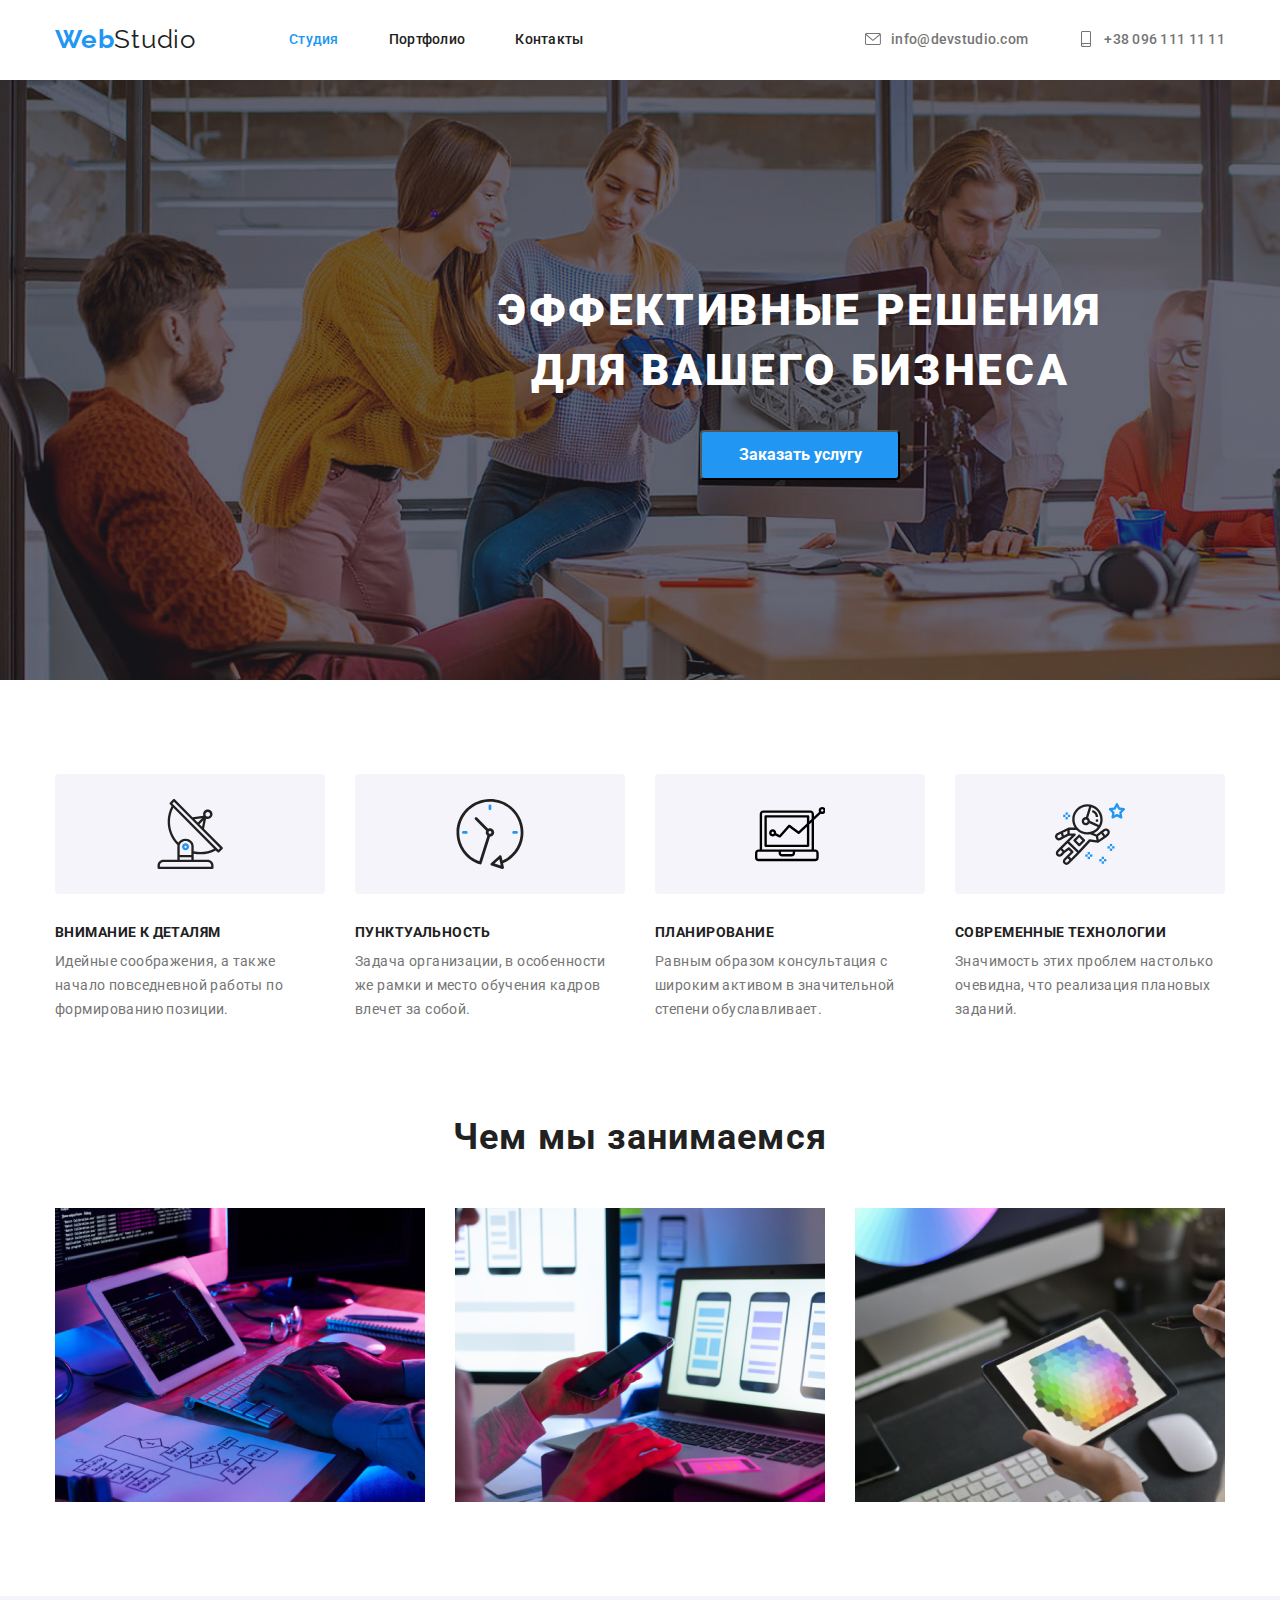
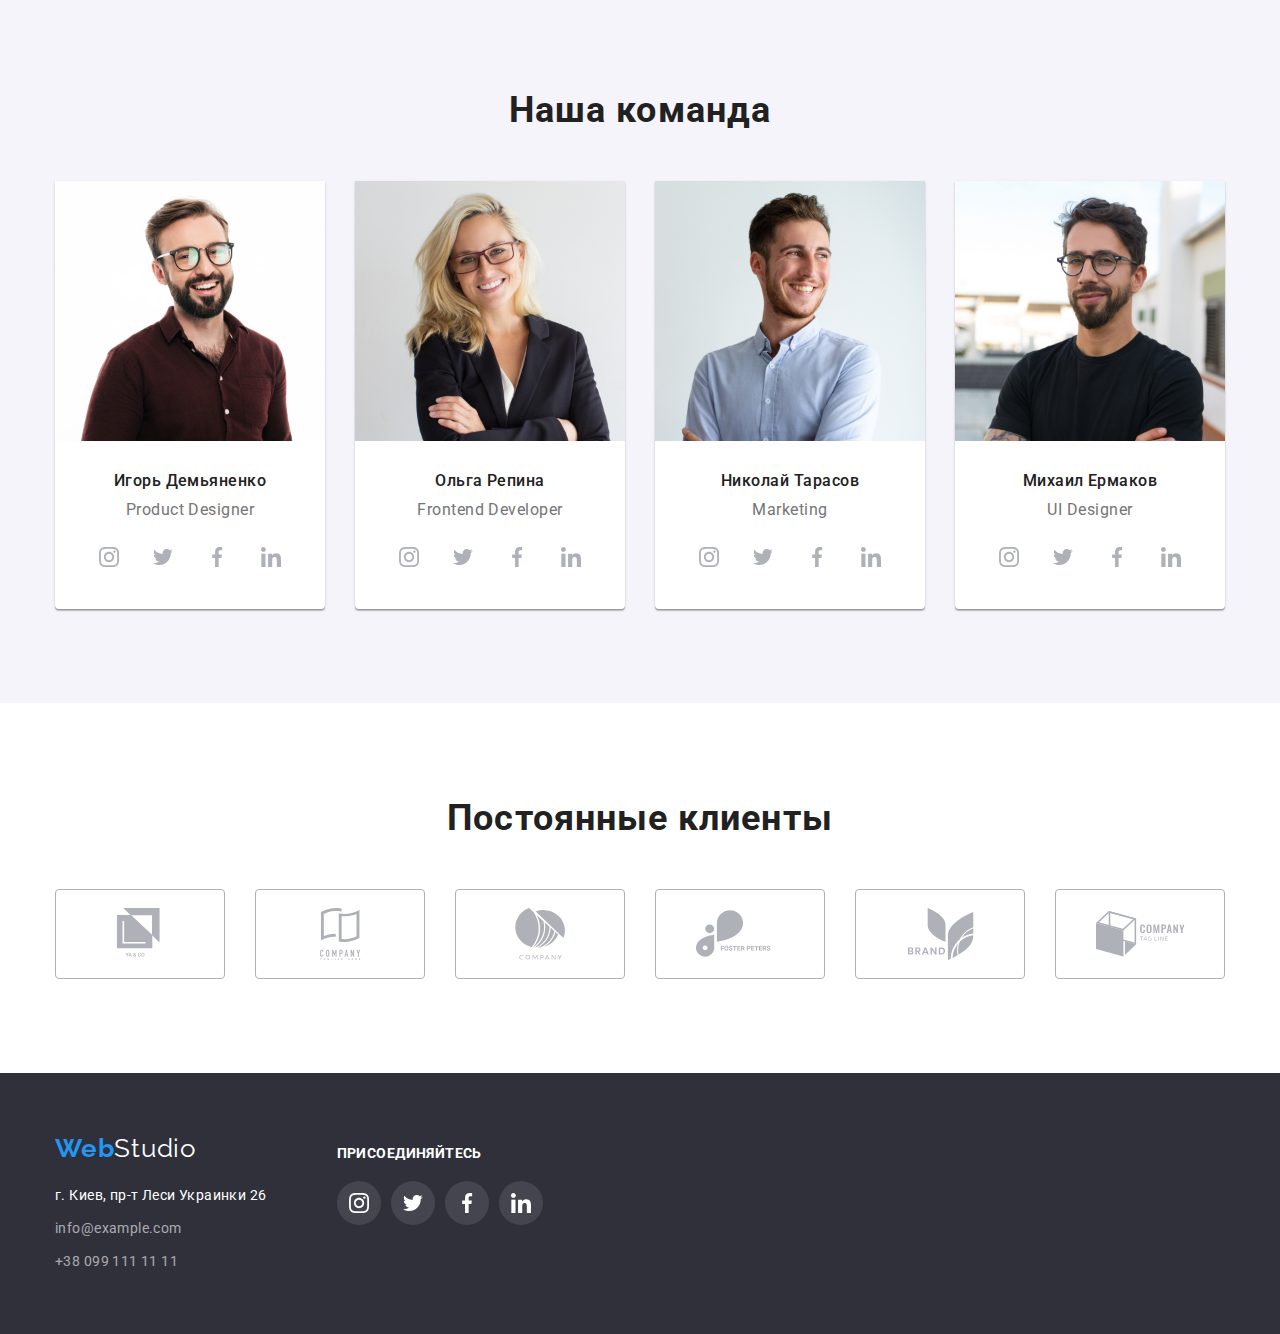
<file: index.html>
<!DOCTYPE html>
<html lang="ru">
<head>
    <meta charset="UTF-8">
    <meta name="viewport" content="width=device-width, initial-scale=1.0">
    <title>Web Studio</title>
    <link rel="stylesheet" href="https://cdnjs.cloudflare.com/ajax/libs/modern-normalize/1.0.0/modern-normalize.min.css" />
    <link rel="preconnect" href="https://fonts.gstatic.com">
    <link
        href="https://fonts.googleapis.com/css2?family=Oleo+Script&family=Raleway:wght@700&family=Roboto:wght@400;500;700;900&display=swap"
        rel="stylesheet">
        <link rel="stylesheet" href="/css/styles.css">
</head>
<body>
    <header class="header">
       <div class="container">
            <a class="header-logo" href="/index.html" lang="en"><span class="header-logo-span-web">Web</span><span
                    class="header-logo-span-studio">Studio</span></a>
            <nav class="navigation">
                <ul class="navigation-list">
                    <li class="navigation-list-item"><a class="navigation-list-item-link link-accent" href="/index.html">Студия</a></li>
                    <li class="navigation-list-item"><a class="navigation-list-item-link" href="/portfolio.html">Портфолио</a></li>
                    <li class="navigation-list-item"><a class="navigation-list-item-link" href="#">Контакты</a></li>
                </ul>
            </nav>
            <ul class="header-contact">
                <li class="header-contact-item">
                    <a class="header-contact-item-link"
                        href="mailto:info@devstudio.com"><svg class="header-contact-link-icon">
                            <use href="/images/sprite.svg#icon-envelope"></use>
                        </svg>  <span>info@devstudio.com</span></a></li>
                <li class="header-contact-item"><a class="header-contact-item-link" href="tel:+380961111111"> <svg class="header-contact-link-icon">
                    <use href="/images/sprite.svg#icon-smartphone"></use>
                </svg>  <span>+38 096 111 11 11</span></a>
                </li>
            </ul>
       </div>
    </header>
    <main>
        <!-- HERO -->
        <section class="hero">
            <div class="container">
                <h1 class="hero-title">ЭФФЕКТИВНЫЕ РЕШЕНИЯ <br> ДЛЯ ВАШЕГО БИЗНЕСА</h1>
                <button class="modal-btn" type="button"><span class="modal-btn-text">Заказать услугу</span></button>
            </div>
        </section>
        <!-- Features -->
        <section class="features">
            <div class="container">
                <h2 class="visually-hidden">Особенности</h2>
                <ul class="features-list">
                    <li class="features-list-item">
                        <div class="features-list-icon-border">
                        <svg class="features-list-icon">
                            <use href="/images/sprite.svg#icon-satellite-antenna"></use>
                        </svg>
                        </div>
                        <h3 class="features-list-item-title">ВНИМАНИЕ К ДЕТАЛЯМ</h3>
                        <p class="features-list-item-text">Идейные соображения, а также <br>
                            начало повседневной работы по <br>
                            формированию позиции.
                        </p>
                    </li>
                    <li class="features-list-item">
                        <div class="features-list-icon-border">
                        <svg class="features-list-icon">
                            <use href="/images/sprite.svg#icon-clock"></use>
                        </svg>
                        </div>
                        <h3 class="features-list-item-title">ПУНКТУАЛЬНОСТЬ</h3>
                        <p class="features-list-item-text">Задача организации, в особенности <br>
                            же рамки и место обучения кадров <br>
                            влечет за собой.
                        </p>
                    </li>
                    <li class="features-list-item">
                        <div class="features-list-icon-border">
                        <svg class="features-list-icon">
                            <use href="/images/sprite.svg#icon-computer"></use>
                        </svg>
                        </div>
                        <h3 class="features-list-item-title">ПЛАНИРОВАНИЕ</h3>
                        <p class="features-list-item-text">Равным образом консультация с <br>
                            широким активом в значительной <br>
                            степени обуславливает.
                        </p>
                    </li>
                    <li class="features-list-item">
                        <div class="features-list-icon-border">
                        <svg class="features-list-icon">
                            <use href="/images/sprite.svg#icon-astronaut"></use>
                        </svg>
                        </div>
                        <h3 class="features-list-item-title">СОВРЕМЕННЫЕ ТЕХНОЛОГИИ</h3>
                        <p class="features-list-item-text">Значимость этих проблем настолько <br>
                            очевидна, что реализация плановых <br>
                            заданий.
                        </p>
                    </li>
                </ul>
            </div>
        </section>
        <!--ACTIVITIES-->
        <section class="activities">
            <div class="container">
                <h2 class="activities-title">Чем мы занимаемся</h2>
                <ul class="activities-list">
                    <li class="activities-list-item">
                        <img class="activities-list-item-img" src="/images/img.jpg" alt="сотрудник печатает на клавиатуре" width="370"
                            height="294">
                    </li>
                    <li class="activities-list-item">
                        <img class="activities-list-item-img" src="/images/img-1.jpg" alt="девушка использует смартфон" width="370"
                            height="294">
                    </li>
                    <li class="activities-list-item">
                        <img class="activities-list-item-img" src="/images/img-2.jpg" alt="сотрудник использует палитру на планшете"
                            width="370" height="294">
                    </li>
                </ul>
            </div>
        </section>
        <!--TEAM-->
        <section class="team">
            <div class="container">
                <h2 class="team-title">Наша команда</h2>
                <ul class="team-list">
                    <li class="team-list-item">
                        <img class="team-list-iteam-img" src="/images/team/img.jpg" alt="фото Игоря Демьяненко" width="270"
                            height="260">
                            
                        <h3 class="team-list-item-title">Игорь Демьяненко</h3>
                        <p class="team-list-item-text" lang="en">Product Designer</p>
                        <ul class="team-social-link-list">
                            <li class="team-social-link-list-item">
                            <a class="team-social-link" href="">
                                <svg class="team-social-icon">
                                    <use href="/images/sprite.svg#icon-instagram"></use>
                                </svg>
                            </a>
                            </li>
                            <li class="team-social-link-list-item">
                            <a class="team-social-link" href="">
                                <svg class="team-social-icon">
                                    <use href="/images/sprite.svg#icon-twiter"></use>
                                </svg>
                            </a>
                            </li>
                            <li class="team-social-link-list-item">
                            <a class="team-social-link" href="">
                                <svg class="team-social-icon">
                                    <use href="/images/sprite.svg#icon-facebook"></use>
                                </svg>
                            </a>
                            </li>
                            <li class="team-social-link-list-item">
                            <a class="team-social-link" href="">
                                <svg class="team-social-icon">
                                    <use href="/images/sprite.svg#icon-linkedin"></use>
                                </svg>
                            </a>
                            </li>
                        </ul>
                        
                    </li>
                    <li class="team-list-item">
                        <img class="team-list-iteam-img" src="/images/team/img-1.jpg" alt="фото Ольги Репиной" width="270" height="260">
                     
                        <h3 class="team-list-item-title">Ольга Репина</h3>
                        <p class="team-list-item-text" lang="en">Frontend Developer</p>
                        <ul class="team-social-link-list">
                            <li class="team-social-link-list-item">
                                <a class="team-social-link" href="">
                                    <svg class="team-social-icon">
                                        <use href="/images/sprite.svg#icon-instagram"></use>
                                    </svg>
                                </a>
                            </li>
                            <li class="team-social-link-list-item">
                                <a class="team-social-link" href="">
                                    <svg class="team-social-icon">
                                        <use href="/images/sprite.svg#icon-twiter"></use>
                                    </svg>
                                </a>
                            </li>
                            <li class="team-social-link-list-item">
                                <a class="team-social-link" href="">
                                    <svg class="team-social-icon">
                                        <use href="/images/sprite.svg#icon-facebook"></use>
                                    </svg>
                                </a>
                            </li>
                            <li class="team-social-link-list-item">
                                <a class="team-social-link" href="">
                                    <svg class="team-social-icon">
                                        <use href="/images/sprite.svg#icon-linkedin"></use>
                                    </svg>
                                </a>
                            </li>
                        </ul>
                      
                    </li>
                    <li class="team-list-item">
                        <img class="team-list-iteam-img" src="/images/team/img-2.jpg" alt="фото Николая Тарасова" width="270"
                            height="260">
                        
                        <h3 class="team-list-item-title">Николай Тарасов</h3>
                        <p class="team-list-item-text" lang="en">Marketing</p>
                    <ul class="team-social-link-list">
                        <li class="team-social-link-list-item">
                            <a class="team-social-link" href="">
                                <svg class="team-social-icon">
                                    <use href="/images/sprite.svg#icon-instagram"></use>
                                </svg>
                            </a>
                        </li>
                        <li class="team-social-link-list-item">
                            <a class="team-social-link" href="">
                                <svg class="team-social-icon">
                                    <use href="/images/sprite.svg#icon-twiter"></use>
                                </svg>
                            </a>
                        </li>
                        <li class="team-social-link-list-item">
                            <a class="team-social-link" href="">
                                <svg class="team-social-icon">
                                    <use href="/images/sprite.svg#icon-facebook"></use>
                                </svg>
                            </a>
                        </li>
                        <li class="team-social-link-list-item">
                            <a class="team-social-link" href="">
                                <svg class="team-social-icon">
                                    <use href="/images/sprite.svg#icon-linkedin"></use>
                                </svg>
                            </a>
                        </li>
                    </ul>
                    </li>
                    <li class="team-list-item">
                        <img class="team-list-iteam-img" src="/images/team/img-3.jpg" alt="фото Михаила Ермакова" width="270"
                            height="260">
                            
                        <h3 class="team-list-item-title">Михаил Ермаков</h3>
                        <p class="team-list-item-text" lang="en">UI Designer</p>
                        <ul class="team-social-link-list">
                            <li class="team-social-link-list-item">
                                <a class="team-social-link" href="">
                                    <svg class="team-social-icon">
                                        <use href="/images/sprite.svg#icon-instagram"></use>
                                    </svg>
                                </a>
                            </li>
                            <li class="team-social-link-list-item">
                                <a class="team-social-link" href="">
                                    <svg class="team-social-icon">
                                        <use href="/images/sprite.svg#icon-twiter"></use>
                                    </svg>
                                </a>
                            </li>
                            <li class="team-social-link-list-item">
                                <a class="team-social-link" href="">
                                    <svg class="team-social-icon">
                                        <use href="/images/sprite.svg#icon-facebook"></use>
                                    </svg>
                                </a>
                            </li>
                            <li class="team-social-link-list-item">
                                <a class="team-social-link" href="">
                                    <svg class="team-social-icon">
                                        <use href="/images/sprite.svg#icon-linkedin"></use>
                                    </svg>
                                </a>
                            </li>
                        </ul>
                        
                    </li>
                </ul>
            </div>
        </section>
        <!--Partners-->
        <section class="partners">
            <div class="container">
            <h2 class="partners-title">Постоянные клиенты</h2>
            <ul class="partners-logo-list">
                <li class="partners-logo-list-item">
                    <a class="partners-logo-link" href="">
                        <svg class="partners-logo-icon">
                            <use href="/images/sprite.svg#icon-logo-1" ></use>
                        </svg>
                    </a>
                </li>
                <li class="partners-logo-list-item">
                    <a class="partners-logo-link" href="">
                    <svg class="partners-logo-icon">
                        <use href="/images/sprite.svg#icon-logo-2" ></use>
                    </svg>
                    </a>
                </li>
                <li class="partners-logo-list-item">
                    <a class="partners-logo-link" href="">
                    <svg class="partners-logo-icon">
                        <use href="/images/sprite.svg#icon-logo-3" ></use>
                    </svg>
                    </a>
                </li>
                <li class="partners-logo-list-item">
                    <a class="partners-logo-link" href="">
                    <svg class="partners-logo-icon">
                        <use href="/images/sprite.svg#icon-logo-4" ></use>
                    </svg>
                    </a>
                </li>
                <li class="partners-logo-list-item">
                    <a class="partners-logo-link" href="">
                    <svg class="partners-logo-icon">
                        <use href="/images/sprite.svg#icon-logo-5" ></use>
                    </svg>
                    </a>
                </li>
                <li class="partners-logo-list-item">
                    <a class="partners-logo-link" href="">
                    <svg class="partners-logo-icon">
                        <use href="/images/sprite.svg#icon-logo-6" ></use>
                    </svg>
                    </a>
                </li>
            </ul>
            </div>
        </section>
    </main>
    <footer class="footer">
        <div class="container">
            <div class="footer-logo-adress">
            <a class="footer-logo" href="/index.html" lang="en"><span class="footer-logo-span-web">Web</span><span
                    class="footer-logo-span-studio">Studio</span></a>
            <address class="footer-adress">
                <ul class="footer-adress-list">
                    <li class="footer-adress-list-item">
                        <a class="footer-adress-list-item-link-map" href="https://goo.gl/maps/MqSdqKukaZppkvyj8">г. Киев, пр-т Леси
                            Украинки 26</a>
                    </li>
                    <li class="footer-adress-list-item">
                        <a class="footer-adress-list-item-link" href="mailto:info@example.com">info@example.com</a>
                    </li>
                    <li class="footer-adress-list-item">
                        <a class="footer-adress-list-item-link" href="tel:+380991111111">+38 099 111 11 11</a>
                    </li>
                </ul>
                </address>
                </div>
                <div class="footer-social-links">
                <h3 class="footer-social-link-list-title">присоединяйтесь</h3>
                <ul class="footer-social-link-list">
                    <li class="footer-social-link-list-item">
                        <a class="footer-social-link" href="">
                            <svg class="footer-social-icon">
                                <use href="/images/sprite.svg#icon-instagram"></use>
                            </svg>
                        </a>
                    </li>
                    <li class="footer-social-link-list-item">
                        <a class="footer-social-link" href="">
                            <svg class="footer-social-icon">
                                <use href="/images/sprite.svg#icon-twiter"></use>
                            </svg>
                        </a>
                    </li>
                    <li class="footer-social-link-list-item">
                        <a class="footer-social-link" href="">
                            <svg class="footer-social-icon">
                                <use href="/images/sprite.svg#icon-facebook"></use>
                            </svg>
                        </a>
                    </li>
                    <li class="footer-social-link-list-item">
                        <a class="footer-social-link" href="">
                            <svg class="footer-social-icon">
                                <use href="/images/sprite.svg#icon-linkedin"></use>
                            </svg>
                        </a>
                    </li>
                </ul>
                </div>
  </div> 
    </footer>
    
</body>
</html>
</file>
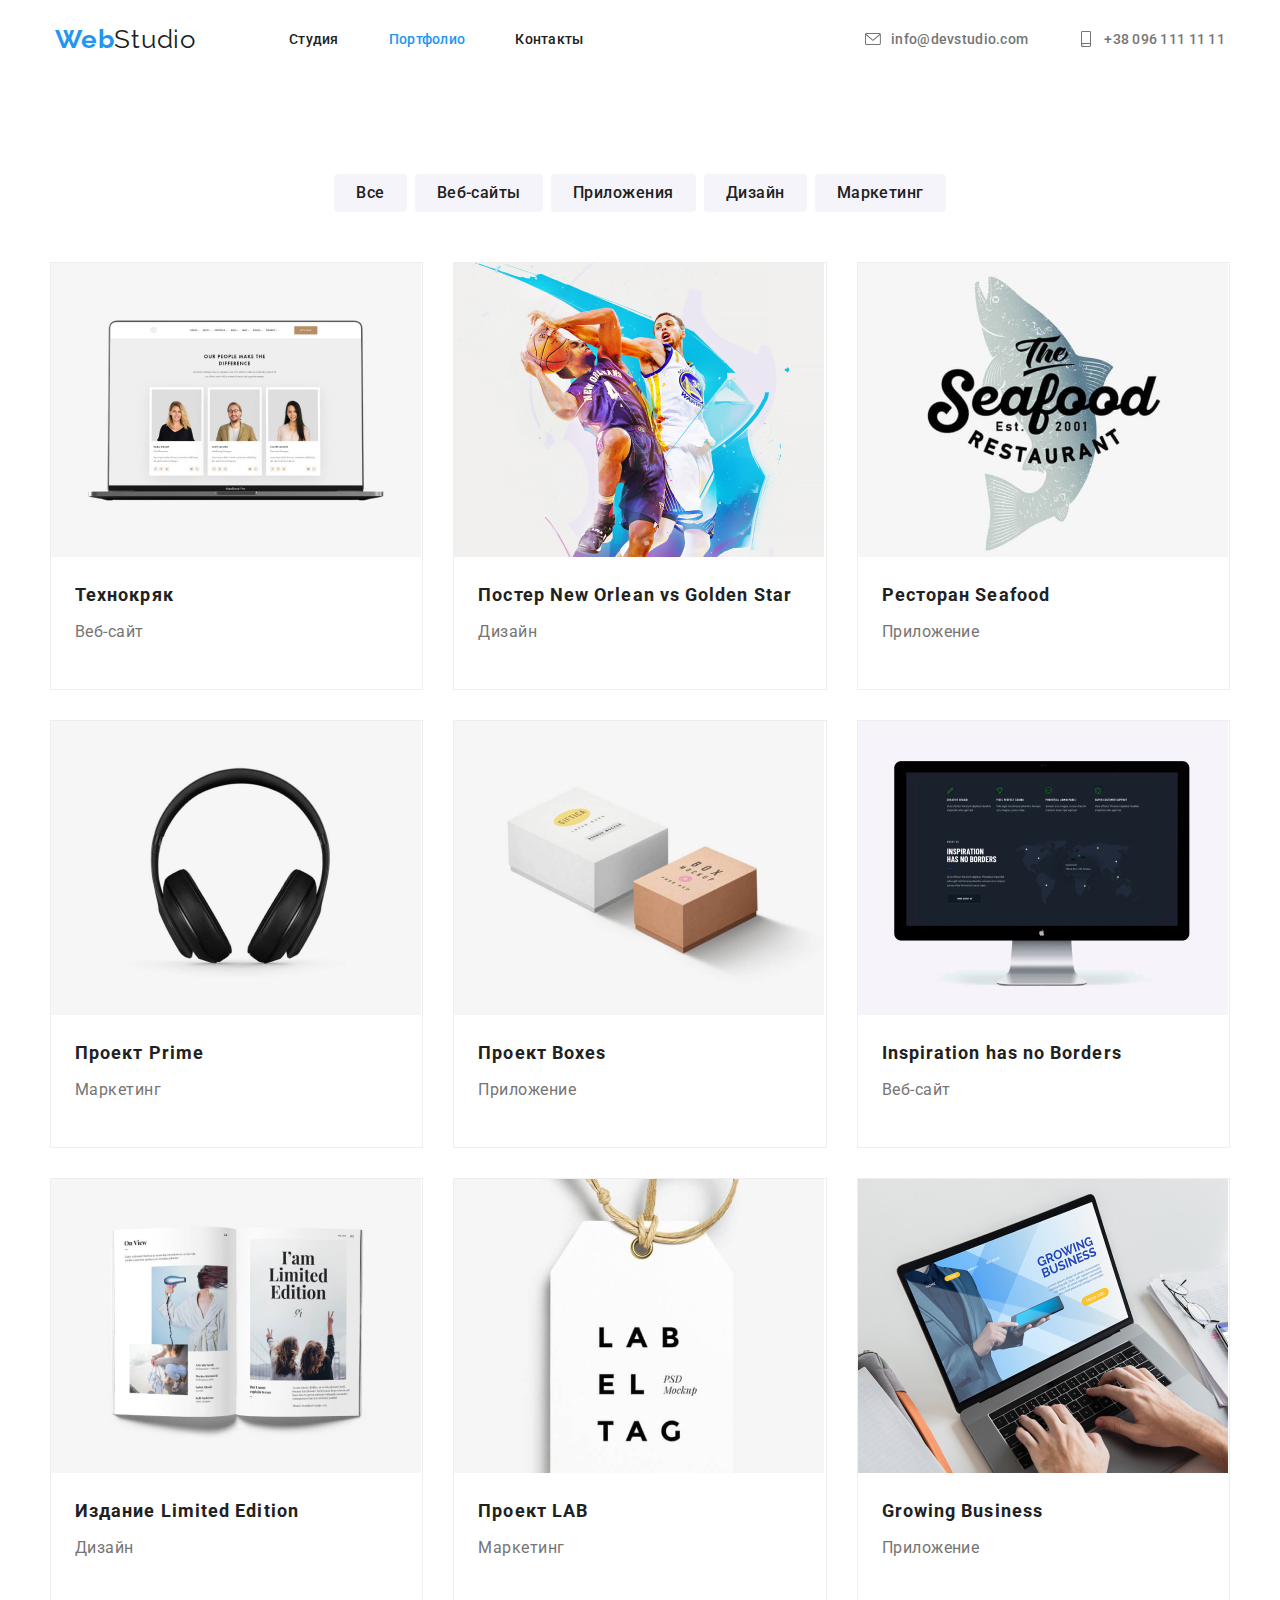
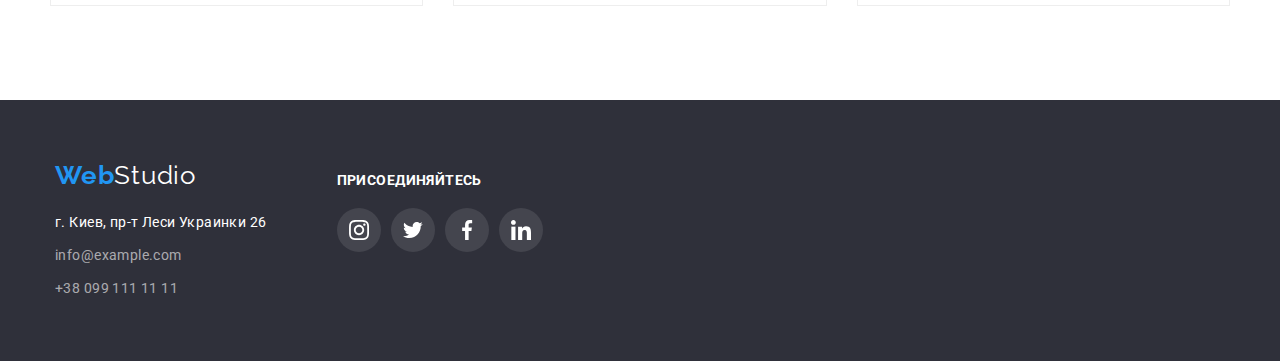
<file: portfolio.html>
<!DOCTYPE html>
<html lang="en">
<head>
    <meta charset="UTF-8">
    <meta name="viewport" content="width=device-width, initial-scale=1.0">
    <title>Portfolio</title>
    <link rel="stylesheet" href="https://cdnjs.cloudflare.com/ajax/libs/modern-normalize/1.0.0/modern-normalize.min.css" />
    <link rel="preconnect" href="https://fonts.gstatic.com">
    <link
        href="https://fonts.googleapis.com/css2?family=Oleo+Script&family=Raleway:wght@700&family=Roboto:wght@400;500;700;900&display=swap"
        rel="stylesheet">
    <link rel="stylesheet" href="/css/styles.css">
</head>
<body>
<header class="header">
    <div class="container">
        <a class="header-logo" href="/index.html" lang="en"><span class="header-logo-span-web">Web</span><span
                class="header-logo-span-studio">Studio</span></a>
        <nav class="navigation">
            <ul class="navigation-list">
                <li class="navigation-list-item"><a class="navigation-list-item-link" href="/index.html">Студия</a></li>
                <li class="navigation-list-item"><a class="navigation-list-item-link link-accent"
                        href="/portfolio.html">Портфолио</a></li>
                <li class="navigation-list-item"><a class="navigation-list-item-link" href="#">Контакты</a></li>
            </ul>
        </nav>
        <ul class="header-contact">
            <li class="header-contact-item">
                <a class="header-contact-item-link" href="mailto:info@devstudio.com"><svg class="header-contact-link-icon">
                        <use href="/images/sprite.svg#icon-envelope"></use>
                    </svg> <span>info@devstudio.com</span></a></li>
            <li class="header-contact-item"><a class="header-contact-item-link" href="tel:+380961111111"> <svg
                        class="header-contact-link-icon">
                        <use href="/images/sprite.svg#icon-smartphone"></use>
                    </svg> <span>+38 096 111 11 11</span></a>
            </li>
        </ul>
    </div>
</header>
    <main>
<h1 class="visually-hidden">Портфолио</h1>
<section class="portfolio-menu">
<div class="container">
    <ul class="portfolio-filters-list">
        <li class="portfolio-filters-list-item"><button class="portfolio-filters-list-item-button"
                type="button">Все</button></li>
        <li class="portfolio-filters-list-item"><button class="portfolio-filters-list-item-button"
                type="button">Веб-сайты</button></li>
        <li class="portfolio-filters-list-item"><button class="portfolio-filters-list-item-button"
                type="button">Приложения</button></li>
        <li class="portfolio-filters-list-item"><button class="portfolio-filters-list-item-button"
                type="button">Дизайн</button></li>
        <li class="portfolio-filters-list-item"><button class="portfolio-filters-list-item-button"
                type="button">Маркетинг</button></li>
    </ul>
    <h2 class="visually-hidden">Наши работы</h2>
    <ul class="projects-list">
        <li class="projecs-list-item">
            <a class="projecs-list-item-link" href="#">
                <img src="/images/portfolio/portfolio-1.jpg" alt="Ноутбук с открытам на нём веб-сайтом" width="370"
                    height="294">
                <h3 class="projecs-list-item-title">Технокряк</h3>
                <p class="projecs-list-item-text">Веб-сайт</p>
            </a>
        </li>
        <li class="projecs-list-item">
            <a class="projecs-list-item-link" href="#">
                <img src="/images/portfolio/portfolio-2.jpg" alt="Игроки в баскетбол" width="370" height="294">
                <h3 class="projecs-list-item-title">Постер New Orlean vs Golden Star</h3>
                <p class="projecs-list-item-text">Дизайн</p>
            </a>
        </li>
        <li class="projecs-list-item">
            <a class="projecs-list-item-link" href="#">
                <img src="/images/portfolio/portfolio-3.jpg" alt="Название ресторана с рыбой на заднем фоне" width="370"
                    height="294">
                <h3 class="projecs-list-item-title">Ресторан Seafood</h3>
                <p class="projecs-list-item-text">Приложение</p>
            </a>
        </li>
        <li class="projecs-list-item">
            <a class="projecs-list-item-link" href="#">
                <img src="/images/portfolio/portfolio-4.jpg" alt="Наушники" width="370" height="294">
                <h3 class="projecs-list-item-title">Проект Prime</h3>
                <p class="projecs-list-item-text">Маркетинг</p>
            </a>
        </li>
        <li class="projecs-list-item">
            <a class="projecs-list-item-link" href="#">
                <img class="projecs-list-item-img" src="/images/portfolio/portfolio-5.jpg" alt="Две коробки" width="370"
                    height="294">
                <h3 class="projecs-list-item-title">Проект Boxes</h3>
                <p class="projecs-list-item-text">Приложение</p>
            </a>
        </li>
        <li class="projecs-list-item">
            <a class="projecs-list-item-link" href="#">
                <img class="projecs-list-item-img" src="/images/portfolio/portfolio-6.jpg" alt="Монитор" width="370"
                    height="294">
                <h3 class="projecs-list-item-title">Inspiration has no Borders</h3>
                <p class="projecs-list-item-text">Веб-сайт</p>
            </a>
        </li>
        <li class="projecs-list-item">
            <a class="projecs-list-item-link" href="#">
                <img class="projecs-list-item-img" src="/images/portfolio/portfolio-7.jpg" alt="Открытая книга" width="370"
                    height="294">
                <h3 class="projecs-list-item-title">Издание Limited Edition</h3>
                <p class="projecs-list-item-text">Дизайн</p>
            </a>
        </li>
        <li class="projecs-list-item">
            <a class="projecs-list-item-link" href="#">
                <img class="projecs-list-item-img" src="/images/portfolio/portfolio-8.jpg" alt="Логотип LAB EL TAG"
                    width="370" height="294">
                <h3 class="projecs-list-item-title">Проект LAB</h3>
                <p class="projecs-list-item-text">Маркетинг</p>
            </a>
        </li>
        <li class="projecs-list-item">
            <a class="projecs-list-item-link" href="#">
                <img class="projecs-list-item-img" src="/images/portfolio/portfolio-9.jpg"
                    alt="Человек работает за ноутбуком" width="370" height="294">
                <h3 class="projecs-list-item-title">Growing Business</h3>
                <p class="projecs-list-item-text">Приложение</p>
            </a>
        </li>
    </ul>
</div>
</section>
    </main>
    <footer class="footer">
        <div class="container">
            <div class="footer-logo-adress">
                <a class="footer-logo" href="/index.html" lang="en"><span class="footer-logo-span-web">Web</span><span
                        class="footer-logo-span-studio">Studio</span></a>
                <address class="footer-adress">
                    <ul class="footer-adress-list">
                        <li class="footer-adress-list-item">
                            <a class="footer-adress-list-item-link-map" href="https://goo.gl/maps/MqSdqKukaZppkvyj8">г.
                                Киев, пр-т Леси
                                Украинки 26</a>
                        </li>
                        <li class="footer-adress-list-item">
                            <a class="footer-adress-list-item-link" href="mailto:info@example.com">info@example.com</a>
                        </li>
                        <li class="footer-adress-list-item">
                            <a class="footer-adress-list-item-link" href="tel:+380991111111">+38 099 111 11 11</a>
                        </li>
                    </ul>
                </address>
            </div>
            <div class="footer-social-links">
                <h3 class="footer-social-link-list-title">присоединяйтесь</h3>
                <ul class="footer-social-link-list">
                    <li class="footer-social-link-list-item">
                        <a class="footer-social-link" href="">
                            <svg class="footer-social-icon">
                                <use href="/images/sprite.svg#icon-instagram"></use>
                            </svg>
                        </a>
                    </li>
                    <li class="footer-social-link-list-item">
                        <a class="footer-social-link" href="">
                            <svg class="footer-social-icon">
                                <use href="/images/sprite.svg#icon-twiter"></use>
                            </svg>
                        </a>
                    </li>
                    <li class="footer-social-link-list-item">
                        <a class="footer-social-link" href="">
                            <svg class="footer-social-icon">
                                <use href="/images/sprite.svg#icon-facebook"></use>
                            </svg>
                        </a>
                    </li>
                    <li class="footer-social-link-list-item">
                        <a class="footer-social-link" href="">
                            <svg class="footer-social-icon">
                                <use href="/images/sprite.svg#icon-linkedin"></use>
                            </svg>
                        </a>
                    </li>
                </ul>
            </div>
        </div>
    </footer>
    
</body>
</html>
</file>
<file: css/styles.css>
a {
  text-decoration: none;
}

ul,
ol {
  list-style: none;
  margin: 0;
  padding: 0;
}

h1,
h2,
h3,
h4,
h5,
h6 {
  margin: 0;
}

p {
  margin: 0;
}

img {
  display: block;
}

.container {
  width: 1200px;
  padding: 0 15px;
  margin: 0 auto;
}

/*=================HEADER======================*/

.header {
  padding-top: 24px;
  padding-bottom: 25px;
}

.header .container {
  display: flex;
  align-items: center;
}

.navigation {
  display: flex;
  align-items: center;
}

.navigation-list {
  display: flex;
}

.navigation-list-item:not(:last-child) {
  margin-right: 50px;
}

.header-contact {
  display: flex;
}

.header-logo {
  margin-right: 93px;
}

.header-contact {
  margin-left: auto;
}

.header-contact-item:not(:last-child) {
  margin-right: 50px;
}

.header-logo-span-web {
  font-family: 'Raleway', sans-serif;
  font-style: normal;
  font-weight: 700;
  font-size: 26px;
  line-height: 1.192;

  letter-spacing: 0.03em;

  color: #2196f3;
}

.header-logo-span-studio {
  font-family: 'Raleway', sans-serif;
  font-style: normal;
  font-weight: 400;
  font-size: 26px;
  line-height: 1.192;

  letter-spacing: 0.03em;

  color: #212121;
}

.navigation-list-item-link {
  font-family: 'Roboto', sans-serif;
  font-style: normal;
  font-weight: 500;
  font-size: 14px;
  line-height: 1.143;
  letter-spacing: 0.02em;
  cursor: pointer;
  color: #212121;
}

.link-accent {
  color: #2196f3;
}

.navigation-list-item-link:hover,
.navigation-list-item-link:focus {
  color: #2196f3;
}

.navigation-list-item-link:active {
  color: #2196f3;
}

.header-contact-item-link {
  display: flex;
  font-family: 'Roboto', sans-serif;
  font-style: normal;
  font-weight: 500;
  font-size: 14px;
  line-height: 1.143;
  letter-spacing: 0.02em;
  cursor: pointer;

  color: #757575;
}

.header-contact-item-link:hover,
.header-contact-item-link:focus {
  color: #2196f3;
}

.header-contact-link-icon {
  width: 16px;
  height: 16px;
  fill: #757575;
  margin-right: 10px;
}

.header-contact-item-link:hover .header-contact-link-icon,
.header-contact-item-link:focus .header-contact-link-icon {
  fill: #2196f3;
}

/*=================HEADER END======================*/

/*=================HERO======================*/

.hero {
  padding-top: 200px;
  padding-bottom: 200px;
  width: 1600px;
  height: 600px;
  margin: 0 auto;
  background-image: linear-gradient(
      rgba(47, 48, 58, 0.4),
      rgba(47, 48, 58, 0.4)
    ),
    url(/images/hero-background.jpg);
  background-repeat: no-repeat;
  background-position: center;
  background-size: cover;
}

.hero .container {
  display: block;
}

.hero-title {
  font-family: 'Roboto', sans-serif;
  font-style: normal;
  font-weight: 900;
  font-size: 44px;
  line-height: 1.364;

  text-align: center;
  letter-spacing: 0.06em;
  text-transform: uppercase;

  color: #ffffff;
}

.modal-btn {
  min-width: 200px;
  height: 50px;
  margin-left: 485px;
  margin-right: 485px;
  margin-top: 30px;
  background: #2196f3;
  border-radius: 4px;
  box-shadow: 0px 4px 4px rgba(0, 0, 0, 0.15);
  cursor: pointer;
}

.modal-btn-text {
  font-family: 'Roboto', sans-serif;
  font-style: normal;
  font-weight: 700;
  font-size: 16px;
  line-height: 1.875;

  color: #ffffff;
}

/*=================HERO END======================*/

/*=================FEATURES======================*/

.features {
  padding-top: 94px;
  padding-bottom: 94px;
}

.features .container {
  display: flex;
  align-items: center;
}

.features-list {
  display: flex;
}

.features-list-item {
  min-width: 270px;
}

.features-list-item:not(:last-child) {
  margin-right: 30px;
}

.visually-hidden {
  position: absolute;
  width: 1px;
  height: 1px;
  margin: -1px;
  border: 0;
  padding: 0;

  white-space: nowrap;
  clip-path: inset(100%);
  clip: rect(0 0 0 0);
  overflow: hidden;
}

.features-list-item-title {
  font-family: 'Roboto', sans-serif;
  font-style: normal;
  font-weight: 700;
  font-size: 14px;
  line-height: 1.143;
  letter-spacing: 0.03em;
  text-transform: uppercase;
  margin-top: 30px;

  color: #212121;
}

.features-list-item-text {
  font-family: 'Roboto', sans-serif;
  font-style: normal;
  font-weight: 400;
  font-size: 14px;
  line-height: 1.714;

  letter-spacing: 0.03em;

  color: #757575;
  margin-top: 10px;
}

.features-list-icon-border {
  width: 270px;
  height: 120px;

  background: #f5f4fa;
  border-radius: 4px;
}

.features-list-icon {
  width: 70px;
  height: 70px;
  margin-top: 25px;
  margin-bottom: 25px;
  margin-left: 100px;
  margin-right: 100px;
}

/*=================FEATURES END======================*/

/*=================ACTIVITIES======================*/

.activities {
  padding-bottom: 94px;
}

.activities-title {
  font-family: 'Roboto', sans-serif;
  font-style: normal;
  font-weight: 700;
  font-size: 36px;
  line-height: 1.167;
  text-align: center;
  letter-spacing: 0.03em;

  color: #212121;
}

.activities-list {
  display: flex;
  margin-top: 50px;
}

.activities-list-item:not(:last-child) {
  margin-right: 30px;
}

/*=================ACTIVITIES END======================*/

/*=================TEAM======================*/

.team {
  padding-top: 94px;
  padding-bottom: 94px;
  background-color: #f5f4fa;
}

.team-list {
  display: flex;
  margin-top: 50px;
}

.team-list-item-title {
  margin-top: 30px;
  margin-bottom: 10px;
}

.team-list-item-text {
  margin-bottom: 30px;
}

.team-list-item:not(:last-child) {
  margin-right: 30px;
}

.team-list-item {
  background-color: #ffffff;
  min-width: 270px;
  border-radius: 0px 0px 4px 4px;
  box-shadow: 0px 1px 3px rgba(0, 0, 0, 0.12), 0px 1px 1px rgba(0, 0, 0, 0.14),
    0px 2px 1px rgba(0, 0, 0, 0.2);
}

.team-title {
  font-family: 'Roboto', sans-serif;
  font-style: normal;
  font-weight: 700;
  font-size: 36px;
  line-height: 1, 167;
  text-align: center;
  letter-spacing: 0.03em;

  color: #212121;
}

.team-list-item-title {
  font-family: 'Roboto', sans-serif;
  font-style: normal;
  font-weight: 500;
  font-size: 16px;
  line-height: 1.188;

  text-align: center;
  letter-spacing: 0.03em;

  color: #212121;
}

.team-list-item-text {
  font-family: 'Roboto', sans-serif;
  font-style: normal;
  font-weight: 400;
  font-size: 16px;
  line-height: 1.188;
  margin-bottom: 16px;

  text-align: center;
  letter-spacing: 0.03em;

  color: #757575;
}

.team-social-link-list {
  display: flex;
  justify-content: space-between;
  width: 206px;
  height: 44px;
  margin-bottom: 30px;
  margin-left: 32px;
  margin-right: 32px;
}

.team-social-link {
  display: flex;
  justify-content: center;
  align-items: center;
  width: 44px;
  height: 44px;
  border-radius: 50%;
  background-color: white;
}

.team-social-link:hover .team-social-icon,
.team-social-link:focus .team-social-icon {
  fill: #ffffff;
}

.team-social-link:hover,
.team-social-link:focus {
  background-color: #2196f3;
}

.team-social-icon {
  width: 20px;
  height: 20px;
  fill: #afb1b8;
}

/*=================TEAM END======================*/

/*=================PARTNERS======================*/

.partners {
  padding-top: 94px;
  padding-bottom: 94px;
}

.partners-title {
  font-family: 'Roboto', sans-serif;
  font-style: normal;
  font-weight: 700;
  font-size: 36px;
  line-height: 1.167;
  text-align: center;
  letter-spacing: 0.03em;
  margin-bottom: 50px;

  color: #212121;
}

.partners-logo-list {
  display: flex;
  justify-content: space-between;
}

.partners-logo-link {
  display: flex;
  justify-content: center;
  align-items: center;
  width: 170px;
  height: 90px;

  border: 1px solid #afb1b8;
  box-sizing: border-box;
  border-radius: 4px;
}

.partners-logo-icon {
  width: 89px;
  height: 52px;
  fill: #afb1b8;
}

.partners-logo-link:hover,
.partners-logo-link:focus {
  border: 1px solid #2196f3;
}

.partners-logo-link:hover .partners-logo-icon,
.partners-logo-link:focus .partners-logo-icon {
  fill: #2196f3;
}

/*=================PARTNERS END======================*/

/*=================FOOTER======================*/

.footer {
  background-color: #2f303a;
  padding-top: 60px;
  padding-bottom: 60px;
}

.footer .container {
  display: flex;
}

.footer-logo-adress {
  display: block;
  margin-right: 70px;
}

.footer-social-links {
  width: 206px;
  height: 80px;
  display: block;
  margin-top: 12px;
}

.footer-adress {
  margin-top: 20px;
}

.footer-adress-list-item:not(:last-child) {
  margin-bottom: 9px;
}

.footer-social-link-list-title {
  width: 145px;
  height: 16px;
  font-family: 'Roboto', sans-serif;
  font-style: normal;
  font-weight: 700;
  font-size: 14px;
  line-height: 1.143;
  letter-spacing: 0.03em;
  text-transform: uppercase;

  color: #ffffff;
}

.footer-adress-list-item-link-map {
  font-family: 'Roboto', sans-serif;
  font-style: normal;
  font-weight: 400;
  font-size: 14px;
  line-height: 1.714;

  letter-spacing: 0.03em;

  color: #ffffff;
}

.footer-adress-list-item-link {
  font-family: 'Roboto', sans-serif;
  font-style: normal;
  font-weight: 400;
  font-size: 14px;
  line-height: 1.714;

  letter-spacing: 0.03em;

  color: rgba(255, 255, 255, 0.6);
}

.footer-logo-span-web {
  font-family: 'Raleway', sans-serif;
  font-style: normal;
  font-weight: 700;
  font-size: 26px;
  line-height: 1.192;

  letter-spacing: 0.03em;

  color: #2196f3;
}

.footer-logo-span-studio {
  font-family: 'Raleway', sans-serif;
  font-style: normal;
  font-weight: 400;
  font-size: 26px;
  line-height: 1.192;

  letter-spacing: 0.03em;

  color: white;
}

.footer-social-link-list {
  display: flex;
  justify-content: space-between;
  width: 206px;
  height: 44px;
  margin-top: 20px;
}

.footer-social-link {
  display: flex;
  justify-content: center;
  align-items: center;
  width: 44px;
  height: 44px;
  border-radius: 50%;
  background: rgba(255, 255, 255, 0.1);
}

.footer-social-link:hover .team-social-icon,
.footer-social-link:focus .team-social-icon {
  fill: #ffffff;
}

.footer-social-link:hover,
.footer-social-link:focus {
  background-color: #2196f3;
}

.footer-social-icon {
  width: 20px;
  height: 20px;
  fill: #ffffff;
}
/*=================FOOTER END======================*/

/*=================PORTFOLIO======================*/

.portfolio-menu {
  padding-top: 94px;
  padding-bottom: 94px;
}

.portfolio-menu .container {
  width: 1200px;
  padding: 0 10px;
  margin: 0 auto;
}

.portfolio-filters-list {
  display: flex;
  justify-content: center;
  margin-bottom: 50px;
}

.portfolio-filters-list-item:not(:last-child) {
  margin-right: 8px;
}

.projects-list {
  display: flex;
  flex-wrap: wrap;
  margin-left: -30px;
  margin-top: -30px;
}

.projecs-list-item {
  margin-left: 30px;
  margin-top: 30px;
  background: #ffffff;
  box-sizing: border-box;
  border: 1px solid #eeeeee;
  flex-basis: calc(100% / 3 - 30px);
}

.projecs-list-item .projecs-list-item-link {
  display: block;
  padding-bottom: 22px;
}

.projecs-list-item-title {
  font-family: 'Roboto', sans-serif;
  font-style: normal;
  font-weight: 700;
  font-size: 18px;
  line-height: 2;

  letter-spacing: 0.06em;
  margin-left: 24px;
  margin-right: 24px;
  margin-top: 20px;
  margin-bottom: 4px;
  color: #212121;
}

.projecs-list-item-text {
  font-family: 'Roboto', sans-serif;
  font-style: normal;
  font-weight: 400;
  font-size: 16px;
  line-height: 1.875;
  margin-left: 24px;
  margin-right: 24px;
  margin-bottom: 20px;
  letter-spacing: 0.03em;

  color: #757575;
}

.portfolio-filters-list-item-button {
  font-family: 'Roboto', sans-serif;
  font-style: normal;
  font-weight: 500;
  font-size: 16px;
  line-height: 1.625;
  border-radius: 4px;
  background: #f5f4fa;
  border: #ffffff;
  text-align: center;
  letter-spacing: 0.03em;
  cursor: pointer;

  color: #212121;
  padding: 6px 22px 6px 22px;
}

.portfolio-filters-list-item-button:hover,
.portfolio-filters-list-item-button:focus {
  color: #ffffff;
  background-color: #2196f3;
}

.projecs-list-item:hover,
.projecs-list-item:focus {
  background: #ffffff;
  border: 1px solid #eeeeee;
  box-sizing: border-box;
  box-shadow: 0px 1px 1px rgba(0, 0, 0, 0.12), 0px 4px 4px rgba(0, 0, 0, 0.06),
    1px 4px 6px rgba(0, 0, 0, 0.16);
}
/*=================PORTFOLIO END======================*/
</file>
